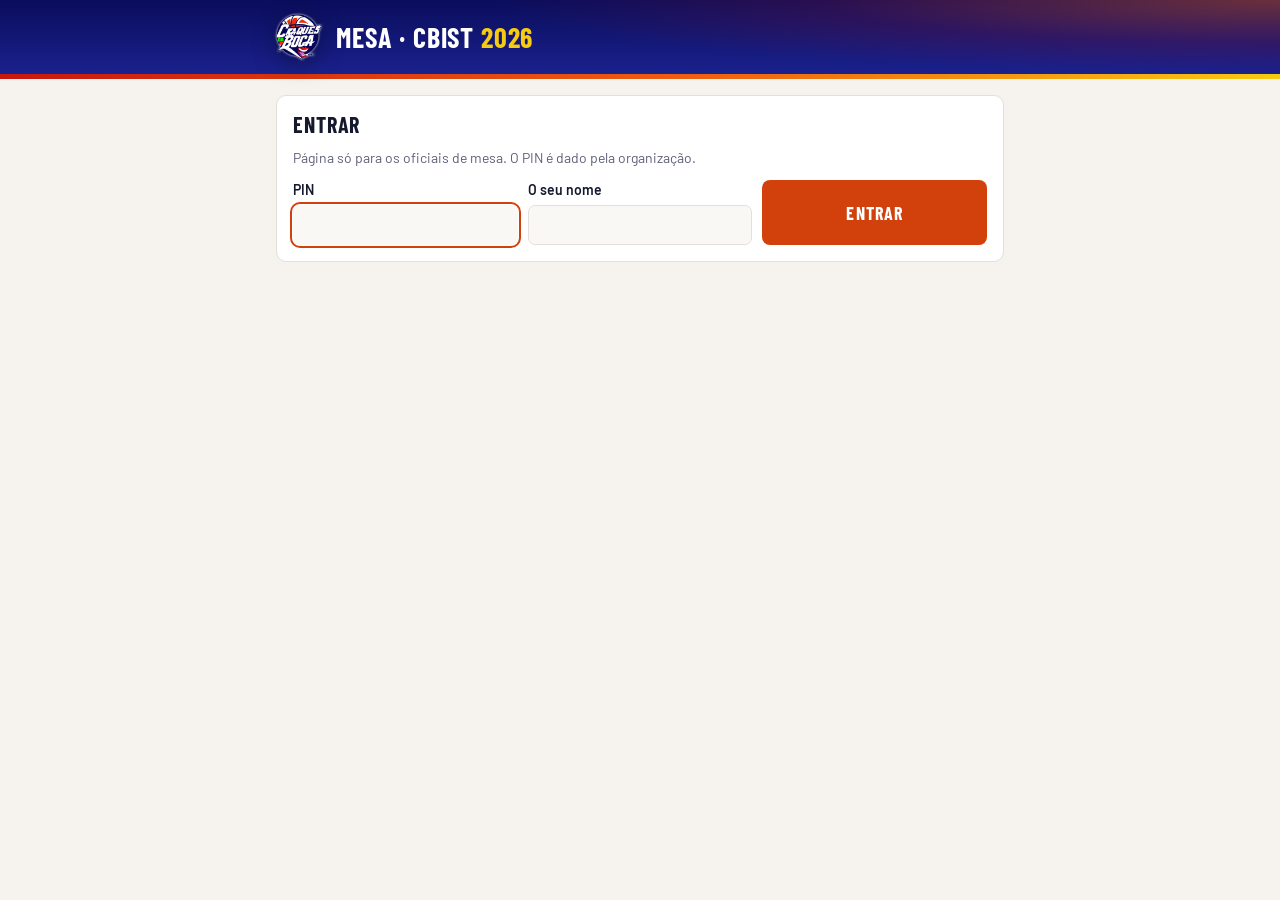
<file: mesa/index.html>
<!doctype html>
<html lang="pt">
<head>
<meta charset="utf-8">
<meta name="theme-color" content="#0A0D5C">
<link rel="icon" type="image/png" href="../logo.png">
<link rel="apple-touch-icon" href="../logo.png">
<meta name="viewport" content="width=device-width, initial-scale=1, viewport-fit=cover">
<meta name="robots" content="noindex">
<title>Mesa CBIST 2026</title>
<link rel="preconnect" href="https://fonts.googleapis.com">
<link rel="preconnect" href="https://fonts.gstatic.com" crossorigin>
<link rel="stylesheet" href="https://fonts.googleapis.com/css2?family=Barlow+Condensed:wght@500;600;700&family=Barlow:wght@400;500;600&display=swap">
<style>
/* Layout: phone-first score sheet — game list, then one game open with a period grid and per-player points. */
:root{
  --bg:#F6F3EF; --surface:#FFFFFF; --surface-2:#FAF8F5; --ink:#16182E; --muted:#5E6077; --line:#E3DFDA;
  --accent:#D2400B; --accent-ink:#B23A06; --accent-soft:#FFE7D9; --court:#0A0D5C; --court-ink:#FFFFFF;
  --ok:#1E7A46; --ok-soft:#E3F3E9; --warn:#9A5B00; --warn-soft:#FFF1D6; --bad:#C4283D; --bad-soft:#FBE3E6; --live:#D3213B;
  --font-display:"Barlow Condensed","Arial Narrow","Roboto Condensed",sans-serif;
  --font-body:"Barlow","Segoe UI",system-ui,-apple-system,sans-serif;
  --court-2:#1B2290; --gold:#F7CB10; --on-accent:#FFFFFF; --fire:linear-gradient(90deg,#C8170F 0%,#EF6010 55%,#F7CB10 100%);
  color-scheme:light;
}
@media (prefers-color-scheme: dark){ :root:not([data-theme="light"]){
  --bg:#0E1026; --surface:#171A38; --surface-2:#1D2144; --ink:#F2F1F6; --muted:#A3A6C2; --line:#2D3263;
  --accent:#FF7A2F; --accent-ink:#FF9F63; --accent-soft:#3B2016; --court:#0A0D4A; --court-ink:#FFFFFF;
  --ok:#4CC27F; --ok-soft:#173326; --warn:#E8A33A; --warn-soft:#3A2B12; --bad:#FF6B7D; --bad-soft:#3B1A20; --live:#FF4D63; --court-2:#151B70; --on-accent:#14163A; color-scheme:dark }}
:root[data-theme="dark"]{
  --bg:#0E1026; --surface:#171A38; --surface-2:#1D2144; --ink:#F2F1F6; --muted:#A3A6C2; --line:#2D3263;
  --accent:#FF7A2F; --accent-ink:#FF9F63; --accent-soft:#3B2016; --court:#0A0D4A; --court-ink:#FFFFFF;
  --ok:#4CC27F; --ok-soft:#173326; --warn:#E8A33A; --warn-soft:#3A2B12; --bad:#FF6B7D; --bad-soft:#3B1A20; --live:#FF4D63; --court-2:#151B70; --on-accent:#14163A; color-scheme:dark }
*{box-sizing:border-box}
[hidden]{display:none!important}
html,body{margin:0}
body{background:var(--bg);color:var(--ink);font:16px/1.45 var(--font-body)}
.wrap{max-width:760px;margin:0 auto;padding-inline:16px;padding-block:0 64px}
header{padding-top:env(safe-area-inset-top,0px)}
header .wrap{padding-block:14px;display:flex;justify-content:space-between;align-items:center;gap:10px;flex-wrap:wrap}
header h1{margin:0;font:700 28px/1 var(--font-display);letter-spacing:.03em}
header h1 span{color:var(--accent)}
header .who{font-size:14px;opacity:.9}
main{display:grid;gap:16px;margin-top:16px}
.card{background:var(--surface);border:1px solid var(--line);border-radius:10px;padding:16px;display:grid;gap:12px;min-width:0}
h2{margin:0;font:700 22px/1.1 var(--font-display);text-transform:uppercase;letter-spacing:.04em}
label.f{display:grid;gap:4px;font-size:14px;font-weight:600}
input,select,textarea{font:inherit;color:var(--ink);background:var(--surface-2);border:1px solid var(--line);border-radius:7px;padding:9px 10px;width:100%;min-width:0}
input:focus-visible,select:focus-visible,textarea:focus-visible{outline:2px solid var(--accent);outline-offset:1px;border-color:transparent}
.grid{display:grid;gap:10px;grid-template-columns:repeat(auto-fit,minmax(160px,1fr))}
button.btn{font:700 18px/1 var(--font-display);letter-spacing:.06em;text-transform:uppercase;border:0;border-radius:8px;padding:14px 18px;cursor:pointer;background:var(--accent);color:var(--on-accent)}
button.btn.dark{background:var(--ink);color:var(--bg)}
button.btn:disabled{opacity:.6;cursor:progress}
button.ghost{font:600 15px/1 var(--font-display);letter-spacing:.06em;text-transform:uppercase;border:1.5px solid var(--line);color:var(--ink);background:var(--surface);border-radius:8px;padding:10px 12px;cursor:pointer}
button:focus-visible{outline:3px solid var(--accent);outline-offset:2px}
.msg{border-radius:8px;padding:10px 12px;font-size:15px}
.msg.err{background:var(--bad-soft);border:1px solid var(--bad)}
.msg.ok{background:var(--ok-soft);border:1px solid var(--ok)}
.msg.warn{background:var(--warn-soft);border:1px solid var(--warn)}
.filters{display:flex;gap:8px;flex-wrap:wrap}
.filters select{width:auto}
.list{display:grid;gap:8px}
.it{all:unset;cursor:pointer;display:grid;grid-template-columns:62px 1fr auto;gap:10px;align-items:center;background:var(--surface);border:1px solid var(--line);border-radius:9px;padding:10px 12px}
.it:focus-visible{outline:2px solid var(--accent)}
.it .h{font:700 20px/1 var(--font-display);font-variant-numeric:tabular-nums}
.it .h small{display:block;font:500 12px/1.3 var(--font-body);color:var(--muted)}
.it .m{min-width:0} .it .m b{font-weight:600} .it .m small{color:var(--muted)}
.it .s{font:700 22px/1 var(--font-display);font-variant-numeric:tabular-nums;text-align:right}
.it .s small{display:block;font:600 11px/1.4 var(--font-display);letter-spacing:.07em;text-transform:uppercase;color:var(--muted)}
.it.live{border-color:var(--live)} .it.live .s small{color:var(--live)}
.score{overflow-x:auto}
table{border-collapse:collapse;width:100%;font-variant-numeric:tabular-nums}
th,td{padding:6px 4px;text-align:center}
th{font:600 13px/1 var(--font-display);letter-spacing:.07em;text-transform:uppercase;color:var(--muted)}
td.l,th.l{text-align:left}
.score input{width:44px;text-align:center;font:700 21px/1 var(--font-display);padding:8px 2px}
.score th,.score td{padding:6px 3px}
.score td.l{font-size:14px;font-weight:600;overflow-wrap:anywhere;min-width:70px}
.score .tot{font:700 30px/1.1 var(--font-display);font-variant-numeric:tabular-nums;color:var(--accent-ink)}
.actions.save{position:sticky;bottom:0;background:var(--bg);padding-block:10px calc(10px + env(safe-area-inset-bottom,0px));border-top:1px solid var(--line)}
.seg{display:flex;gap:6px;flex-wrap:wrap}
.seg label{display:flex;align-items:center;gap:6px;border:1px solid var(--line);border-radius:8px;padding:8px 12px;cursor:pointer;font-weight:600;background:var(--surface-2)}
.seg input{width:auto}
.seg label:has(input:checked){border-color:var(--accent);background:var(--accent-soft)}
.pts table input{width:58px;text-align:center;padding:7px 4px}
.pts td.l{font-size:15px}
.pts td.l small{color:var(--muted)}
.soma{font-size:14px} .soma.bad{color:var(--bad);font-weight:600} .soma.ok{color:var(--ok)}
.actions{display:flex;gap:10px;flex-wrap:wrap;align-items:center}
.muted{color:var(--muted);font-size:14px;margin:0}
/* Craques da Boca branding: badge navy masthead, fire strip from the 10th-edition posters, gold year. */
header.mast,header.top{background:radial-gradient(85% 130% at 100% 0%,rgba(239,96,16,.42) 0%,rgba(200,23,15,.16) 42%,transparent 72%),linear-gradient(180deg,var(--court) 0%,var(--court-2) 100%);color:var(--court-ink)}
header.mast::after,header.top::after{content:"";display:block;height:5px;background:var(--fire)}
.idn{display:flex;align-items:center;gap:14px;min-width:0}
.idn .tx{display:grid;gap:6px;min-width:0}
.logo{width:92px;height:92px;flex:none;object-fit:contain;filter:drop-shadow(0 0 1px rgba(255,255,255,.9)) drop-shadow(0 6px 12px rgba(0,0,0,.35))}
header.top .logo{width:46px;height:46px}
.mast h1 span,header.top h1 span{color:var(--gold)}
.brand b{color:var(--gold);font-weight:700}
.lang button[aria-pressed="true"]{background:var(--gold);color:#1B1F4B}
@media (max-width:420px){.logo{width:70px;height:70px}.brand{font-size:12.5px;letter-spacing:.1em}.chip{letter-spacing:.03em}}
</style>
</head>
<body>
<header class="top"><div class="wrap"><div class="idn"><img class="logo" src="../logo.png" alt="Craques da Boca" width="40" height="40" onerror="this.hidden=true"><h1>MESA · CBIST <span>2026</span></h1></div><span class="who" id="who"></span></div></header>
<div class="wrap"><main id="main"></main></div>
<script>
/* ========================= CONFIGURAÇÃO =========================
   API = URL /exec da Web App do Apps Script (o mesmo nas três páginas). */
const API = "https://script.google.com/macros/s/AKfycbxR28668y76usK0EXG9Xmalj7M1e0Ho_QBLB7WQ9PC4PDaFyDizS54uoEG7Qd5712j_/exec";   // Web App CBIST 2026 (implementação v1, 11/10/2026)
/* ================================================================ */
const LOCAL = /^(localhost|127\.0\.0\.1)$/.test(location.hostname);
const ENDPOINT = (LOCAL && new URLSearchParams(location.search).get("api")) || API;
const esc = s => String(s ?? "").replace(/[&<>"]/g, c => ({"&":"&amp;","<":"&lt;",">":"&gt;",'"':"&quot;"}[c]));
const ss = { get(k){ try { return sessionStorage.getItem(k) || ""; } catch(e){ return ""; } }, set(k,v){ try { sessionStorage.setItem(k,v); } catch(e){} } };
const ls = { get(k){ try { return localStorage.getItem(k) || ""; } catch(e){ return ""; } }, set(k,v){ try { localStorage.setItem(k,v); } catch(e){} } };
let PIN = ss.get("cbist-pin"), D = null, ABERTO = null, filtroDia = ss.get("cbist-dia"), filtroCat = "";
const Q = ["1.º","2.º","3.º","4.º","Prol."];
const main = document.getElementById("main");

async function api(corpo){
  if (!ENDPOINT) throw new Error("Esta página ainda não está ligada ao sistema (falta o URL no ficheiro).");
  const r = await fetch(ENDPOINT, {method:"POST", headers:{"Content-Type":"text/plain;charset=utf-8"}, body:JSON.stringify(corpo)});
  const j = await r.json().catch(() => ({ok:false, erro:"HTTP " + r.status}));
  if (!j.ok) throw new Error(j.erro || "Erro desconhecido");
  return j;
}

/* ---------- entrar ---------- */
function vEntrar(erro){
  main.innerHTML = `<section class="card"><h2>Entrar</h2>
    <p class="muted">Página só para os oficiais de mesa. O PIN é dado pela organização.</p>
    ${erro ? `<div class="msg err">${esc(erro)}</div>` : ""}
    <form id="fpin" class="grid">
      <label class="f">PIN<input id="pin" inputmode="numeric" autocomplete="one-time-code" maxlength="6" required></label>
      <label class="f">O seu nome<input id="nome" autocomplete="name" maxlength="40" value="${esc(ls.get("cbist-mesa-nome"))}" required></label>
      <button class="btn" id="entrar">Entrar</button>
    </form></section>`;
  document.getElementById("fpin").onsubmit = async ev => { ev.preventDefault();
    const b = document.getElementById("entrar"); b.disabled = true; b.textContent = "A verificar…";
    PIN = document.getElementById("pin").value.trim(); ls.set("cbist-mesa-nome", document.getElementById("nome").value.trim());
    try { await recarregar(); ss.set("cbist-pin", PIN); vLista(); } catch(e) { PIN = ""; vEntrar(e.message); } };
  document.getElementById("pin").focus();
}
async function recarregar(){ D = await api({acao:"mesa", pin:PIN}); document.getElementById("who").textContent = ls.get("cbist-mesa-nome"); }

/* ---------- lista de jogos ---------- */
const nomeCat = c => (D.categorias[c] && D.categorias[c].curto) || c;
function vLista(aviso){
  const dias = [...new Set(D.jogos.map(g => g.data || ""))].sort();
  if (filtroDia && !dias.includes(filtroDia)) filtroDia = "";
  const hoje = new Date().toISOString().slice(0,10);
  if (!filtroDia && dias.includes(hoje)) filtroDia = hoje;
  const l = D.jogos.filter(g => (!filtroDia || (g.data||"") === filtroDia) && (!filtroCat || g.cat === filtroCat))
    .sort((a,b) => (a.data||"9").localeCompare(b.data||"9") || (a.hora||"99").localeCompare(b.hora||"99") || a.id.localeCompare(b.id));
  main.innerHTML = `${aviso ? `<div class="msg ok">${esc(aviso)}</div>` : ""}
    <section class="card"><h2>Jogos</h2>
      <div class="filters">
        <select id="fdia" aria-label="Dia"><option value="">Todos os dias</option>${dias.map(d => `<option value="${d}" ${d===filtroDia?"selected":""}>${d || "Sem data"}</option>`).join("")}</select>
        <select id="fcat" aria-label="Categoria"><option value="">Todas as categorias</option>${Object.keys(D.categorias).map(c => `<option value="${c}" ${c===filtroCat?"selected":""}>${esc(nomeCat(c))}</option>`).join("")}</select>
        <button class="ghost" id="act" type="button">Actualizar</button>
      </div>
      <div class="list">${l.length ? l.map(g => `<button type="button" class="it ${g.estado === "Ao vivo" ? "live" : ""}" data-id="${esc(g.id)}">
        <span class="h">${esc(g.hora || "—")}<small>${esc(g.id)}${g.campo ? " · " + esc(g.campo) : ""}</small></span>
        <span class="m"><b>${esc(g.casaNome)}</b> × <b>${esc(g.foraNome)}</b><br><small>${esc(nomeCat(g.cat))}${g.grupo ? " · Grupo " + esc(g.grupo) : ""}${g.fase && g.fase !== "Grupos" ? " · " + esc(g.fase) : ""}</small></span>
        <span class="s">${g.tc !== "" ? `${g.tc}–${g.tf}` : ""}<small>${esc(g.estado)}</small></span></button>`).join("") : `<p class="muted">Sem jogos para este filtro.</p>`}</div>
      <p class="muted"><button class="ghost" type="button" id="sair">Sair</button></p>
    </section>`;
  document.getElementById("fdia").onchange = e => { filtroDia = e.target.value; ss.set("cbist-dia", filtroDia); vLista(); };
  document.getElementById("fcat").onchange = e => { filtroCat = e.target.value; vLista(); };
  document.getElementById("act").onclick = async () => { try { await recarregar(); vLista("Lista actualizada."); } catch(e) { vLista(); } };
  document.getElementById("sair").onclick = () => { PIN = ""; ss.set("cbist-pin", ""); vEntrar(); };
  main.querySelectorAll(".it").forEach(b => b.onclick = () => vJogo(b.dataset.id));
}

/* ---------- um jogo ---------- */
function vJogo(id, msg){
  const g = D.jogos.find(x => x.id === id); if (!g) return vLista();
  ABERTO = id;
  const ant = {}; (D.pontos[id] || []).forEach(p => ant[p.insc + "|" + p.cam] = p);
  const plantel = k => (D.plantel[k] || []).slice().sort((a,b) => (+a.cam || 0) - (+b.cam || 0));
  const lado = (k, nome) => `<div class="pts"><h2 style="font-size:19px">${esc(nome)}</h2>
    <table><thead><tr><th class="l">Atleta</th><th>Pts</th><th>Triplos</th><th>Faltas</th></tr></thead><tbody>
    ${plantel(k).map(a => { const p = ant[k + "|" + a.cam] || {}; const v = x => (x === undefined || x === "" ? "" : x);
      return `<tr data-insc="${esc(k)}" data-cam="${esc(a.cam)}" data-nome="${esc(a.nome)}"><td class="l"><b>#${esc(a.cam)}</b> ${esc(a.nome)}</td>
      <td><input inputmode="numeric" maxlength="2" data-k="pts" value="${v(p.pts)}" aria-label="Pontos ${esc(a.nome)}"></td>
      <td><input inputmode="numeric" maxlength="2" data-k="tl3" value="${v(p.tl3)}" aria-label="Triplos ${esc(a.nome)}"></td>
      <td><input inputmode="numeric" maxlength="1" data-k="faltas" value="${v(p.faltas)}" aria-label="Faltas ${esc(a.nome)}"></td></tr>`; }).join("") || `<tr><td class="l muted" colspan="4">Sem plantel na folha Atletas.</td></tr>`}
    </tbody></table><p class="soma" id="soma-${esc(k)}"></p></div>`;
  const q = (arr, i) => (arr && arr[i] !== undefined && arr[i] !== "") ? arr[i] : "";
  main.innerHTML = `${msg ? `<div class="msg ${msg[0]}">${esc(msg[1])}</div>` : ""}
    <section class="card">
      <div class="actions"><button class="ghost" type="button" id="voltar">← Jogos</button><span class="muted">${esc(g.id)} · ${esc(nomeCat(g.cat))} · ${esc(g.data || "")} ${esc(g.hora || "")}${g.campo ? " · Campo " + esc(g.campo) : ""}</span></div>
      <h2>${esc(g.casaNome)} × ${esc(g.foraNome)}</h2>
      <div class="score"><table><thead><tr><th class="l">Equipa</th>${Q.map(x => `<th>${x}</th>`).join("")}</tr></thead><tbody>
        <tr data-lado="casa"><td class="l">${esc(g.casaNome)}<div class="tot" id="tc">0</div></td>${Q.map((x,i) => `<td><input inputmode="numeric" maxlength="2" id="c${i}" value="${q(g.pc,i)}" aria-label="${esc(g.casaNome)} ${x}"></td>`).join("")}</tr>
        <tr data-lado="fora"><td class="l">${esc(g.foraNome)}<div class="tot" id="tf">0</div></td>${Q.map((x,i) => `<td><input inputmode="numeric" maxlength="2" id="f${i}" value="${q(g.pf,i)}" aria-label="${esc(g.foraNome)} ${x}"></td>`).join("")}</tr>
      </tbody></table></div>
      <div class="seg" role="radiogroup" aria-label="Estado">
        ${["Agendado","Ao vivo","Final","Adiado","Cancelado"].map(e => `<label><input type="radio" name="estado" value="${e}" ${e === (g.estado === "Agendado" ? "Ao vivo" : g.estado) ? "checked" : ""}> ${e}</label>`).join("")}
      </div>
      <label class="f">Notas (aparecem na página pública)<input id="notas" maxlength="120" value="${esc(/^Ronda \d+$/.test(g.notas||"") ? "" : (g.notas || ""))}"></label>
    </section>
    <section class="card"><p class="muted">Pontos por atleta: facultativo durante o jogo, pedido no fim. Escreva só quem marcou.</p>
      ${lado(g.casa, g.casaNome)}${lado(g.fora, g.foraNome)}</section>
    <div id="av"></div>
    <div class="actions save"><button class="btn" id="gravar" type="button">Guardar</button><span class="muted" id="st"></span></div>`;
  const totais = () => { let a = 0, b = 0; for (let i = 0; i < 5; i++){ a += +document.getElementById("c"+i).value || 0; b += +document.getElementById("f"+i).value || 0; }
    document.getElementById("tc").textContent = a; document.getElementById("tf").textContent = b;
    [[g.casa,a],[g.fora,b]].forEach(([k,tot]) => { const el = document.getElementById("soma-" + k); if (!el) return;
      const s = [...main.querySelectorAll(`tr[data-insc="${CSS.escape(k)}"] input[data-k="pts"]`)].reduce((x,i) => x + (+i.value || 0), 0);
      el.textContent = s ? `Soma dos atletas: ${s} · total da equipa: ${tot}` : ""; el.className = "soma " + (s && s !== tot ? "bad" : (s ? "ok" : "")); });
    return [a,b]; };
  main.querySelectorAll("input").forEach(i => i.addEventListener("input", () => { if (i.inputMode === "numeric") i.value = i.value.replace(/\D/g, ""); totais(); confirmado = ""; }));
  totais();
  document.getElementById("voltar").onclick = () => vLista();
  let confirmado = "";
  document.getElementById("gravar").onclick = async () => {
    const [a,b] = totais(), estado = main.querySelector('input[name="estado"]:checked').value, av = document.getElementById("av");
    const pontos = [...main.querySelectorAll("tr[data-insc]")].map(tr => ({inscricao:tr.dataset.insc, camisola:tr.dataset.cam, nome:tr.dataset.nome,
      pts:tr.querySelector('[data-k="pts"]').value, tl3:tr.querySelector('[data-k="tl3"]').value, faltas:tr.querySelector('[data-k="faltas"]').value}));
    const somas = [g.casa,g.fora].map(k => pontos.filter(p => p.inscricao === k).reduce((x,p) => x + (+p.pts || 0), 0));
    const avisos = [];
    if (estado === "Final" && a === b) { av.innerHTML = `<div class="msg err">Um jogo não pode acabar empatado: registe o prolongamento.</div>`; return; }
    if (estado === "Final" && (somas[0] !== a || somas[1] !== b)) avisos.push(`Os pontos por atleta (${somas[0]} e ${somas[1]}) não batem com os totais (${a} e ${b}).`);
    if (estado === "Final" && !main.querySelector("#c3").value) avisos.push("O 4.º período está vazio.");
    const assin = avisos.join("|");
    if (avisos.length && confirmado !== assin) { confirmado = assin; av.innerHTML = `<div class="msg warn">${avisos.map(esc).join("<br>")}<br><b>Carregue outra vez em Guardar para gravar assim.</b></div>`; return; }
    const btn = document.getElementById("gravar"); btn.disabled = true; btn.textContent = "A gravar…";
    try {
      const out = await api({acao:"resultado", pin:PIN, jogo:g.id, estado, por:ls.get("cbist-mesa-nome"), notas:document.getElementById("notas").value,
        parciais:{casa:Q.map((x,i) => document.getElementById("c"+i).value), fora:Q.map((x,i) => document.getElementById("f"+i).value)}, pontos});
      await recarregar();
      const h = new Date().toLocaleTimeString("pt-PT", {hour:"2-digit", minute:"2-digit"});
      vJogo(g.id, ["ok", `Gravado às ${h}: ${g.casaNome} ${out.casa} – ${out.fora} ${g.foraNome} (${out.estado}). A página pública mostra-o em menos de 30 s.`]);
    } catch(e) {
      btn.disabled = false; btn.textContent = "Guardar";
      av.innerHTML = `<div class="msg err">Não gravado: ${esc(e.message)}. Os números continuam no ecrã — tente de novo.</div>`;
      if (/PIN/.test(e.message)) { PIN = ""; ss.set("cbist-pin", ""); }
    }
  };
}

(async () => {
  if (!ENDPOINT) { main.innerHTML = `<div class="msg warn">Esta página ainda não está ligada ao sistema: falta colar o URL /exec no ficheiro.</div>`; return; }
  if (PIN) { try { await recarregar(); return vLista(); } catch(e) { PIN = ""; } }
  vEntrar();
})();
</script>
</body>
</html>
</file>
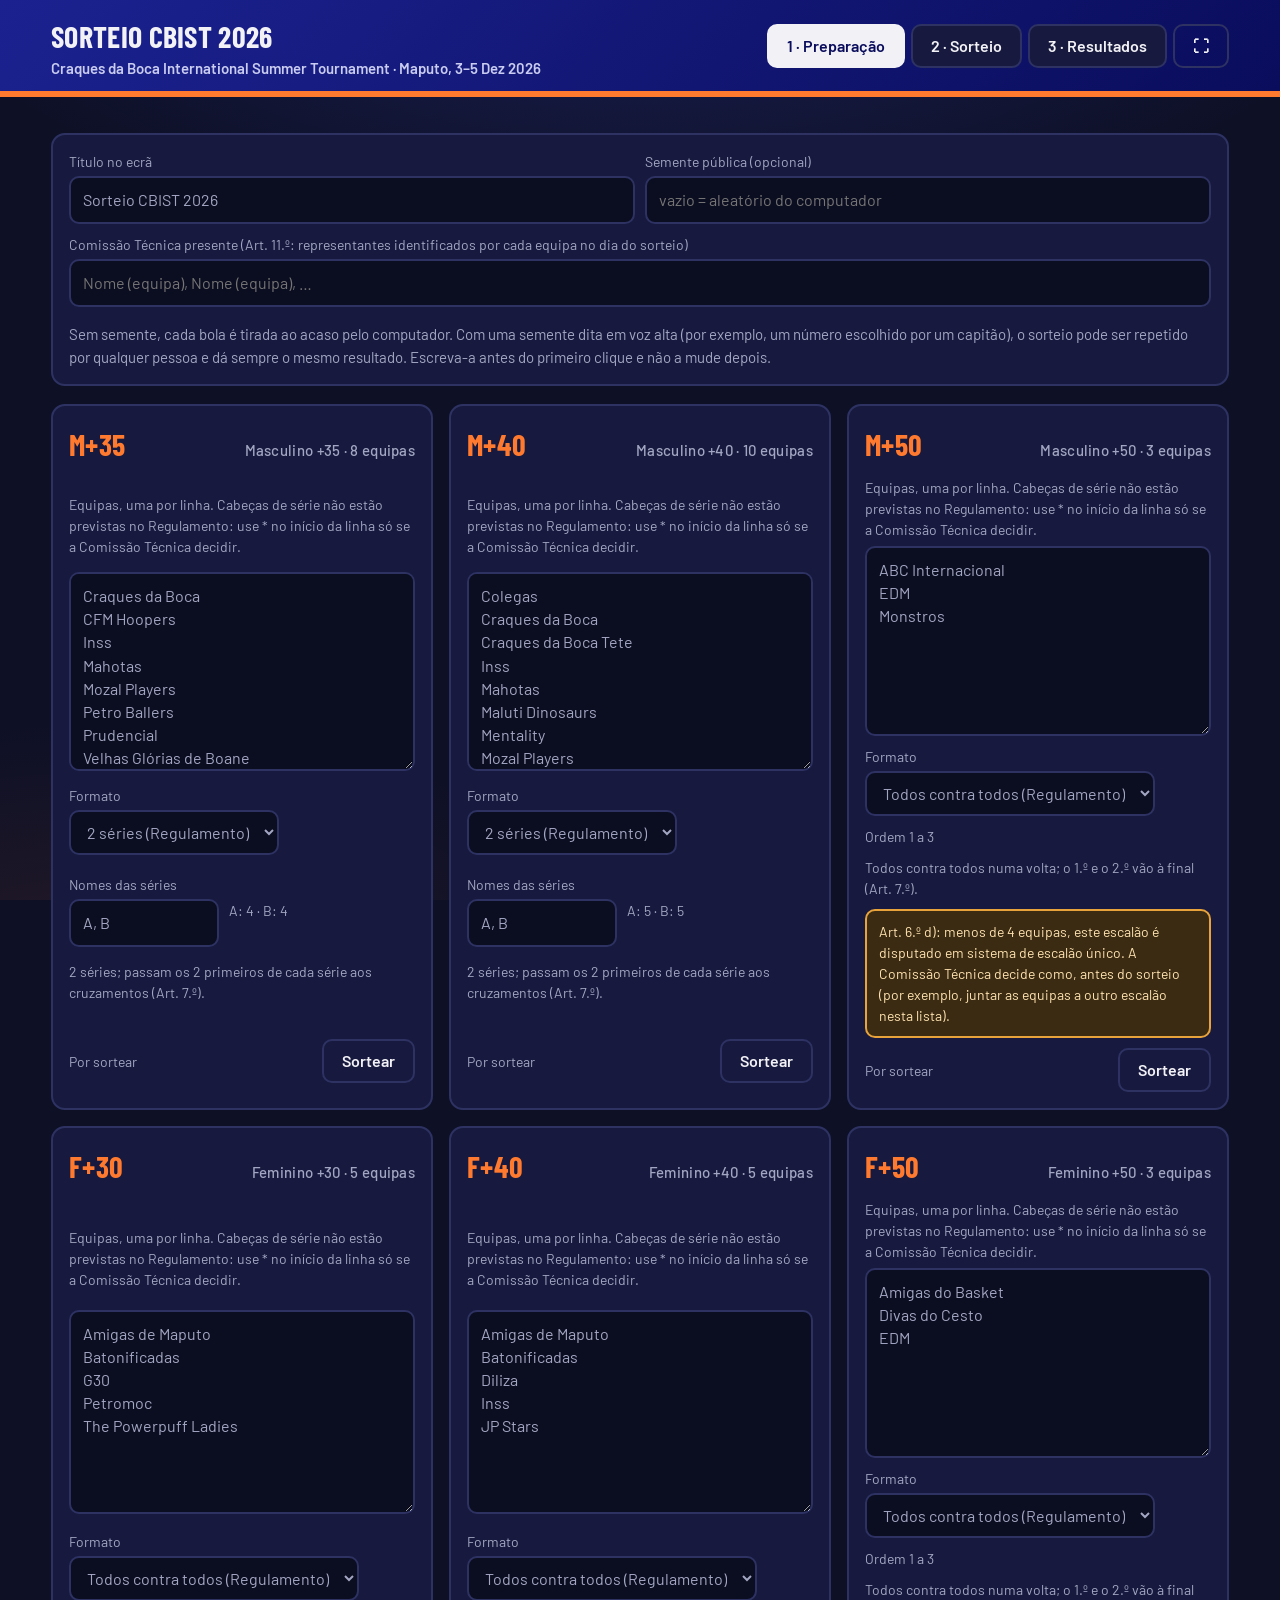
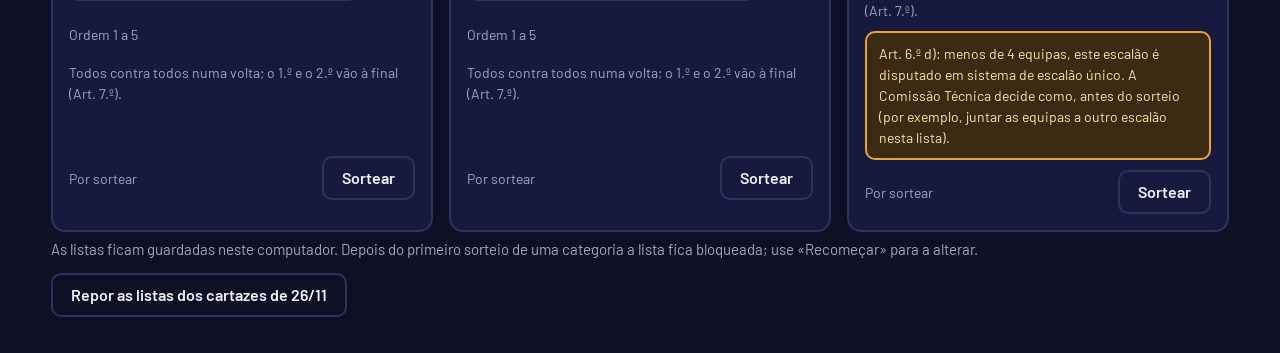
<file: sorteio/index.html>
<!DOCTYPE html>
<html lang="pt">
<head>
<meta charset="utf-8">
<meta name="viewport" content="width=device-width, initial-scale=1">
<title>Sorteio CBIST 2026</title>
<link rel="preconnect" href="https://fonts.googleapis.com">
<link rel="preconnect" href="https://fonts.gstatic.com" crossorigin>
<link href="https://fonts.googleapis.com/css2?family=Barlow+Condensed:wght@700;800&family=Barlow:wght@400;600&display=swap" rel="stylesheet">
<style>

/* VOICE: a public ceremony on a projector — loud, clear, fair to watch.
   IDEA: the draw table — a pot of balls, one ball pulled at a time, names landing in group boards.
   PICTURE: the stage itself: the drawn name very large, the group boards filling up beneath it.
   COLOUR and TYPE: CBIST court navy ground, orange ball, gold for seeds; Barlow Condensed for names.
   LAYOUT: setup screen (lists, format) -> stage (one category at a time) -> results (all categories, copy). */
:root{color-scheme:dark;--bg:#0E1026;--court:#1B2290;--deep:#0A0D5C;--panel:#171A3E;--line:#2D3263;--ink:#F2F1F6;--muted:#A3A6C2;--ball:#FF7A2F;--ball2:#D2400B;--gold:#F7CB10;--ok:#4CC27F}
:root[data-theme=light],:root[data-theme=dark]{color-scheme:dark}
*{box-sizing:border-box;min-width:0}
body{margin:0;background:radial-gradient(1200px 520px at 50% -8%,rgba(70,90,255,.22),transparent 62%),radial-gradient(900px 420px at 8% 108%,rgba(255,122,47,.09),transparent 60%),var(--bg);background-attachment:fixed;color:var(--ink);font:16px/1.5 Barlow,"Segoe UI",system-ui,sans-serif;overflow-x:clip}
h1,h2,h3,.cond{font-family:"Barlow Condensed","Arial Narrow","Roboto Condensed",sans-serif;letter-spacing:.01em}
button,input,select,textarea{font:inherit;color:inherit}
button{min-height:44px;padding:0 18px;border-radius:10px;border:2px solid var(--line);background:var(--panel);cursor:pointer;font-weight:600}
button:hover{border-color:var(--muted)}button:focus-visible,input:focus-visible,select:focus-visible,textarea:focus-visible{outline:3px solid var(--gold);outline-offset:2px}
button.go{background:var(--ball);border-color:var(--ball);color:#1a0b03;font:800 22px/1 "Barlow Condensed",sans-serif;text-transform:uppercase;letter-spacing:.04em;padding:0 30px;min-height:58px}
button.go:disabled{background:var(--line);border-color:var(--line);color:var(--muted);cursor:default}
button.ghost{background:transparent}
input,select,textarea{background:#0B0D20;border:2px solid var(--line);border-radius:10px;padding:10px 12px;min-height:44px;font-size:16px}
header.top{display:flex;align-items:center;gap:16px;flex-wrap:wrap;padding:14px max(4vw,16px);background:linear-gradient(135deg,var(--court),var(--deep));border-bottom:6px solid var(--ball)}
header.top h1{margin:0;font-size:30px;text-transform:uppercase;flex:1}
header.top h1 small{display:block;font:600 15px/1.2 Barlow,sans-serif;color:#C9CCF0;text-transform:none;letter-spacing:0}
nav.tabs{display:flex;gap:6px;flex-wrap:wrap}nav.tabs button[aria-current=true]{background:var(--ink);color:var(--deep);border-color:var(--ink)}
main{padding:clamp(16px,3vw,36px) max(4vw,16px);max-width:1500px;margin:0 auto}
.hint{color:var(--muted);font-size:15px;margin:6px 0 0}
/* setup */
.grid{display:grid;grid-template-columns:repeat(auto-fill,minmax(min(100%,330px),1fr));gap:16px}
.cat{background:var(--panel);border:2px solid var(--line);border-radius:14px;padding:16px;display:grid;gap:10px}
.cat h3{margin:0;font-size:30px;color:var(--ball);display:flex;justify-content:space-between;align-items:baseline}
.cat h3 span{font:500 15px Barlow,sans-serif;color:var(--muted)}
.cat textarea{min-height:190px;resize:vertical;line-height:1.45}
.row{display:flex;gap:10px;flex-wrap:wrap;align-items:center}.row label{display:grid;gap:4px;font-size:14px;color:var(--muted)}
.state{font-size:14px;color:var(--muted)}.warn{margin:0;padding:10px 12px;border-radius:10px;background:#3A2B12;border:2px solid #E8A33A;color:#FFE2B0;font-size:14px}label.state{display:grid;gap:6px}.state b{color:var(--ok)}
.global{background:var(--panel);border:2px solid var(--line);border-radius:14px;padding:16px;margin-bottom:18px;display:grid;gap:10px}
/* stage */
.stage{display:grid;gap:16px}
.bar{display:flex;gap:10px;flex-wrap:wrap;align-items:center}
.bar button[aria-pressed=true]{border-color:var(--gold);color:var(--gold)}.bar h2{margin:0;font-size:clamp(34px,4vw,54px);text-transform:uppercase;flex:1;line-height:1}
.bar h2 small{display:block;font:600 16px Barlow,sans-serif;color:var(--muted);text-transform:none;margin-top:4px}
.show{display:grid;grid-template-columns:var(--ms) minmax(0,1fr) minmax(250px,320px);gap:18px;align-items:stretch;--ms:clamp(260px,41vh,460px)}
.machine{position:relative;width:var(--ms);height:var(--ms);justify-self:center}
.machine canvas{width:100%;height:100%;display:block}
.machine .cnt{position:absolute;left:50%;bottom:1.5%;translate:-50% 0;font:700 13px/1 "Barlow Condensed",sans-serif;letter-spacing:.14em;text-transform:uppercase;color:#1a1305;background:linear-gradient(180deg,#FFE680,#C99A06);padding:4px 10px;border-radius:4px;box-shadow:inset 0 1px 0 rgba(255,255,255,.6),0 2px 6px rgba(0,0,0,.5);white-space:nowrap}
.ballbox{position:relative;border-radius:18px;background:linear-gradient(180deg,#1C2290 0%,#0E1158 55%,#090B3A 100%);border:1px solid #3a41a8;box-shadow:0 18px 40px rgba(0,0,0,.45),inset 0 1px 0 rgba(255,255,255,.12);display:grid;grid-template-columns:auto minmax(0,1fr);align-items:center;gap:clamp(14px,2vw,30px);padding:24px clamp(18px,2.4vw,36px);overflow:hidden;min-height:230px;container-type:inline-size}
.ballbox:before{content:"";position:absolute;left:0;right:0;top:0;height:4px;background:linear-gradient(90deg,var(--ball2),var(--ball) 40%,var(--gold))}
.ballbox:after{content:"";position:absolute;width:560px;height:560px;border-radius:50%;border:2px solid rgba(255,255,255,.05);right:-300px;bottom:-330px;pointer-events:none}
.rb{position:relative;width:clamp(92px,11vw,156px);width:clamp(92px,24cqw,210px);aspect-ratio:1;transition:opacity .25s}
.rb img{width:100%;height:100%;display:block;filter:drop-shadow(0 14px 12px rgba(0,0,0,.55))}
.rb .num{position:absolute;right:-5%;bottom:-3%;width:36%;aspect-ratio:1;border-radius:50%;display:grid;place-items:center;background:linear-gradient(180deg,#FFE680,#C99A06);color:#1a1305;font:800 clamp(17px,2vw,27px)/1 "Barlow Condensed",sans-serif;box-shadow:inset 0 1px 0 rgba(255,255,255,.6),0 3px 8px rgba(0,0,0,.5)}
.rb .ring{position:absolute;inset:0;border-radius:50%;border:5px solid var(--ball);opacity:0;pointer-events:none}
.ballbox.vazio .rb{opacity:.25}.ballbox.vazio .num{display:none}
.ballbox.spin .rb{opacity:0}
.ballbox .lbl{font:700 17px/1 "Barlow Condensed",sans-serif;letter-spacing:.14em;text-transform:uppercase;color:var(--gold)}
.ballbox .name{font:800 clamp(34px,4.7vw,86px)/.95 "Barlow Condensed",sans-serif;font-size:clamp(34px,9.4cqw,96px);text-transform:uppercase;margin:10px 0 12px;text-wrap:balance;overflow-wrap:anywhere}
.ballbox .dest{display:inline-block;font:700 clamp(19px,2.1vw,30px)/1 "Barlow Condensed",sans-serif;color:#1a0b03;background:linear-gradient(180deg,#FF9A5A,var(--ball));text-transform:uppercase;padding:7px 14px;border-radius:6px;box-shadow:0 4px 10px rgba(0,0,0,.35)}
.ballbox .dest:empty{display:none}
.ballbox.spin .name{color:#9aa0e0;animation:pulsa 1s ease-in-out infinite}
@keyframes pulsa{50%{opacity:.4}}
.ballbox.landed .rb{animation:cai .7s cubic-bezier(.3,1.45,.5,1)}
@keyframes cai{0%{transform:translateY(-190%) rotate(-220deg);opacity:0}50%{opacity:1}100%{transform:none;opacity:1}}
.ballbox.landed .name{animation:entra .5s .2s both cubic-bezier(.2,.9,.3,1)}
.ballbox.landed .dest{animation:entra .5s .36s both cubic-bezier(.2,.9,.3,1)}
@keyframes entra{from{transform:translateX(46px);opacity:0}to{transform:none;opacity:1}}
.ballbox.landed .rb .ring{animation:ring .8s .4s ease-out}
.pot{background:linear-gradient(180deg,rgba(27,31,84,.92),rgba(16,18,54,.92));border:1px solid #2f357a;border-radius:18px;padding:16px;display:grid;gap:12px;align-content:start;box-shadow:0 18px 40px rgba(0,0,0,.35)}
.pot .row{display:grid;grid-template-columns:1fr auto;gap:8px}.pot .row #prox{grid-column:1/-1}.pot button.go{padding:0 14px;min-height:54px}.pot button.ghost{padding:0 12px;font-size:14px;min-height:54px}.pot .balls{gap:6px}.pot .chip{font-size:15px;padding:5px 10px}.pot .hint{margin:0;font-size:12.5px}
.pot h3{margin:0;font-size:22px;text-transform:uppercase;display:flex;justify-content:space-between;letter-spacing:.04em}.pot h3 span{color:var(--gold)}
@keyframes ring{0%{transform:scale(.6);opacity:.9}100%{transform:scale(2.6);opacity:0}}
.board li.new{animation:drop .6s cubic-bezier(.2,1.4,.4,1)}
@keyframes drop{0%{transform:translateY(-26px) scale(1.06);box-shadow:0 0 0 0 rgba(255,122,47,.9)}100%{transform:none;box-shadow:0 0 0 14px rgba(255,122,47,0)}}
.board li.edit{cursor:pointer;border-style:solid;border-color:var(--line)}.board li.edit:hover{border-color:var(--muted)}
.board li.sel{border-color:var(--gold)!important;background:#3a3008!important}
.board li i.ed{color:#8fd3ff}
.confetti{position:fixed;inset:0;pointer-events:none;overflow:hidden;z-index:50}
.confetti span{position:absolute;top:-20px;width:10px;height:16px;border-radius:2px;animation:fall linear forwards}
@keyframes fall{to{transform:translateY(110vh) rotate(720deg)}}
@media (prefers-reduced-motion:reduce){.board li.new,.ballbox.landed .rb,.ballbox.landed .name,.ballbox.landed .dest,.ballbox.landed .rb .ring,.ballbox.spin .name{animation:none!important}}
.balls{display:flex;flex-wrap:wrap;gap:8px}
.chip{padding:6px 12px;border-radius:999px;background:#0B0D20;border:2px solid var(--line);font:700 19px/1 "Barlow Condensed",sans-serif;text-transform:uppercase}
.chip.seed{border-color:var(--gold);color:var(--gold)}.chip.hot{background:var(--ball);border-color:var(--ball);color:#1a0b03}
.boards{display:grid;grid-template-columns:repeat(auto-fit,minmax(min(100%,260px),1fr));gap:18px}
.board{background:linear-gradient(180deg,rgba(27,31,84,.92),rgba(16,18,54,.92));border:1px solid #2f357a;border-radius:16px;overflow:hidden;box-shadow:0 14px 30px rgba(0,0,0,.3)}
.board h4{margin:0;padding:9px 16px;background:linear-gradient(90deg,#1B2290,#2a33c0);border-bottom:3px solid var(--ball);font:800 26px/1 "Barlow Condensed",sans-serif;text-transform:uppercase;letter-spacing:.03em;display:flex;justify-content:space-between;align-items:baseline}.board h4 span{font:600 15px Barlow,sans-serif;color:#C9CCF0;letter-spacing:0}
.board ol{list-style:none;margin:0;padding:8px 10px 12px;display:grid;gap:6px}
.board li{display:grid;grid-template-columns:42px 1fr;align-items:center;min-height:42px;border-radius:8px;border:1px dashed #3a4090;font:700 26px/1.05 "Barlow Condensed",sans-serif;text-transform:uppercase}
.board li b{width:28px;height:28px;border-radius:50%;display:grid;place-items:center;margin:auto;background:#0B0D20;border:1px solid #343a80;font-size:17px;color:var(--muted)}.board li.full b{background:var(--ball);border-color:var(--ball);color:#1a0b03}
.board li.full{border-style:solid;border-color:transparent;background:linear-gradient(90deg,#0B0D20,#12153d)}
.board li.new{border-color:var(--ball);background:#2a1608}
.board li i{font:italic 500 13px Barlow,sans-serif;color:var(--gold);text-transform:none;margin-left:8px}
.foot{display:flex;gap:10px;flex-wrap:wrap;justify-content:space-between;color:var(--muted);font-size:14px}
kbd{border:1px solid var(--line);border-radius:5px;padding:1px 6px;font-size:13px}
/* full screen: the stage gets the whole projector */
:root:fullscreen header.top,:root:fullscreen .foot{display:none}:root:fullscreen main{padding-top:12px;padding-bottom:8px;max-width:1840px}
/* results */
.res{display:grid;grid-template-columns:repeat(auto-fill,minmax(min(100%,320px),1fr));gap:16px}
.res .cat ol{margin:0;padding-left:0;list-style:none;display:grid;gap:4px}.res .cat h4{margin:6px 0 2px;color:var(--gold);font:700 20px "Barlow Condensed",sans-serif;text-transform:uppercase}
.res .cat li{font:600 20px/1.2 "Barlow Condensed",sans-serif;text-transform:uppercase}.res .cat li span{color:var(--muted);display:inline-block;width:28px}
pre.log{background:#0B0D20;border:2px solid var(--line);border-radius:12px;padding:12px;white-space:pre-wrap;font-size:14px;max-height:260px;overflow:auto}
dialog{background:var(--panel);color:var(--ink);border:2px solid var(--line);border-radius:16px;max-width:480px;padding:22px}dialog::backdrop{background:rgba(0,0,0,.6)}
dialog h3{margin:0 0 8px;font-size:26px}dialog .row{justify-content:flex-end;margin-top:16px}
.toast{position:fixed;bottom:18px;left:50%;translate:-50% 0;background:var(--ok);color:#06210f;padding:10px 18px;border-radius:10px;font-weight:600;opacity:0;transition:opacity .2s;pointer-events:none}.toast.on{opacity:1}
@media(max-width:960px){.show{grid-template-columns:var(--ms) minmax(0,1fr)}.pot{grid-column:1/-1}}
@media(max-width:640px){.show{grid-template-columns:1fr}.ballbox{min-height:0}}
@media print{body{background:#fff;color:#000}header.top,nav,.noprint{display:none!important}.cat{border-color:#999;background:#fff;break-inside:avoid}.res .cat li span{color:#555}}
</style>
</head>
<body>
<header class="top">
  <h1 id="tit">Sorteio CBIST 2026<small id="subt">Craques da Boca International Summer Tournament · Maputo, 3–5 Dez 2026</small></h1>
  <nav class="tabs noprint" aria-label="Ecrãs">
    <button data-v="prep">1 · Preparação</button><button data-v="palco">2 · Sorteio</button><button data-v="res">3 · Resultados</button>
    <button id="fs" class="ghost" title="Ecrã inteiro (F)">⛶</button>
  </nav>
</header>
<main id="app"></main>
<dialog id="dlg"><h3 id="dlgT"></h3><p id="dlgP"></p><div class="row"><button id="dlgNo" class="ghost">Cancelar</button><button id="dlgYes" class="go">Sim</button></div></dialog>
<div class="toast" id="toast"></div>
<script>
{
const KEY = "cbist-sorteio-v1";
const LETRAS = "ABCDEFGH";
const DEF = {
  titulo: "Sorteio CBIST 2026", semente: "", comissao: "",
  cats: [
    {cod:"M35", nome:"Masculino +35", grupos:2, equipas:["Craques da Boca","CFM Hoopers","Inss","Mahotas","Mozal Players","Petro Ballers","Prudencial","Velhas Glórias de Boane"]},
    {cod:"M40", nome:"Masculino +40", grupos:2, equipas:["Colegas","Craques da Boca","Craques da Boca Tete","Inss","Mahotas","Maluti Dinosaurs","Mentality","Mozal Players","Petromoc","Young Legends"]},
    {cod:"M50", nome:"Masculino +50", grupos:1, equipas:["ABC Internacional","EDM","Monstros"]},
    {cod:"F30", nome:"Feminino +30", grupos:1, equipas:["Amigas de Maputo","Batonificadas","G30","Petromoc","The Powerpuff Ladies"]},
    {cod:"F40", nome:"Feminino +40", grupos:1, equipas:["Amigas de Maputo","Batonificadas","Diliza","Inss","JP Stars"]},
    {cod:"F50", nome:"Feminino +50", grupos:1, equipas:["Amigas do Basket","Divas do Cesto","EDM"]}
  ]
};
let S;
try { S = JSON.parse(localStorage.getItem(KEY)); } catch (e) {}
if (!S || !S.cats) S = JSON.parse(JSON.stringify(DEF));
S.cats.forEach(c => { c.res = c.res || []; c.cab = c.cab || []; }); S.anul = S.anul || [];
S.view = S.view || "prep"; S.atual = S.atual || 0; S.comissao = S.comissao || ""; if (S.som === undefined) S.som = true;
const guardar = () => { try { localStorage.setItem(KEY, JSON.stringify(S)); } catch (e) {} };
const esc = s => String(s).replace(/[&<>"']/g, ch => ({"&":"&amp;","<":"&lt;",">":"&gt;",'"':"&quot;","'":"&#39;"}[ch]));
const app = document.getElementById("app");
const toast = t => { const el = document.getElementById("toast"); el.textContent = t; el.classList.add("on"); setTimeout(() => el.classList.remove("on"), 1800); };

/* ---------- aleatoriedade ---------- */
/* Sem semente: crypto.getRandomValues (aleatório verdadeiro do computador).
   Com semente pública: gerador determinístico — a mesma semente e as mesmas listas dão sempre o mesmo sorteio. */
function hash32(str){ let h = 1779033703 ^ str.length; for (let i = 0; i < str.length; i++){ h = Math.imul(h ^ str.charCodeAt(i), 3432918353); h = h << 13 | h >>> 19; } h = Math.imul(h ^ h >>> 16, 2246822507); h = Math.imul(h ^ h >>> 13, 3266489909); return (h ^= h >>> 16) >>> 0; }
function mulberry(a){ return () => { a |= 0; a = a + 0x6D2B79F5 | 0; let t = Math.imul(a ^ a >>> 15, 1 | a); t = t + Math.imul(t ^ t >>> 7, 61 | t) ^ t; return ((t ^ t >>> 14) >>> 0) / 4294967296; }; }
function aleatorio(c){
  if (S.semente.trim()) { const r = mulberry(hash32(S.semente.trim() + "|" + c.cod + "|" + c.res.length)); r(); return r(); }
  const u = new Uint32Array(1); crypto.getRandomValues(u); return u[0] / 4294967296;
}

/* ---------- regras do sorteio (Regulamento Geral CBIST 2026) ----------
   Art. 7.º: até 5 equipas, todos contra todos numa volta e o 1.º e 2.º vão à final;
             mais de 5 equipas, por séries (2 ou mais) e passam os dois primeiros de cada série aos cruzamentos.
   Art. 6.º d): menos de 4 equipas num escalão, é disputado em sistema de escalão único. */
const regraGrupos = c => c.equipas.length <= 5 ? 1 : Math.max(2, Math.min(c.grupos || 2, Math.floor(c.equipas.length / 3)));
const maxGrupos = c => Math.max(1, Math.min(4, Math.floor(c.equipas.length / 2)));
function ajustarGrupos(c){ if (c.manual && c.grupos >= 1 && c.grupos <= maxGrupos(c)) return c.grupos; c.manual = false; return regraGrupos(c); }
const foraDaRegra = c => (c.equipas.length <= 5) !== (c.grupos === 1);
const letra = (c, g) => ((c.nomes || [])[g] || "").trim() || LETRAS[g];
S.cats.forEach(c => { c.grupos = ajustarGrupos(c); });
const regraTxt = c => (c.grupos === 1 ? "Todos contra todos numa volta; o 1.º e o 2.º vão à final" : `${c.grupos} séries; passam os 2 primeiros de cada série aos cruzamentos`) + (foraDaRegra(c) ? " (decisão da Comissão Técnica, Art. 15.º)" : " (Art. 7.º)");
const poucas = c => c.equipas.length > 0 && c.equipas.length < 4;
const tamanhos = c => { const n = c.equipas.length, g = Math.max(1, c.grupos); return Array.from({length:g}, (_, i) => Math.floor(n / g) + (i < n % g ? 1 : 0)); };
const noPote = c => c.equipas.filter(e => !c.res.some(r => r.equipa === e));
function proximoDestino(c, equipa){
  const t = tamanhos(c), cont = t.map((_, g) => c.res.filter(r => r.grupo === g).length);
  let g;
  if (c.cab.includes(equipa)) { g = c.res.filter(r => c.cab.includes(r.equipa)).length % t.length; }   /* cabeças de série: um por grupo, A, B, ... */
  else { let melhor = -1; t.forEach((tam, i) => { if (cont[i] < tam && (melhor < 0 || cont[i] < cont[melhor])) melhor = i; }); g = melhor; }
  let pos = 1; while (c.res.some(r => r.grupo === g && r.pos === pos)) pos++;
  return {grupo: g, pos};
}
function sortearUm(c){
  const pote = noPote(c); if (!pote.length) return null;
  const cabs = pote.filter(e => c.cab.includes(e)), escolha = cabs.length ? cabs : pote;   /* cabeças de série saem primeiro */
  const equipa = escolha[Math.floor(aleatorio(c) * escolha.length)];
  const d = proximoDestino(c, equipa);
  const r = {equipa, grupo: d.grupo, pos: d.pos, n: c.res.length + 1, hora: new Date().toLocaleTimeString("pt-PT", {hour:"2-digit", minute:"2-digit", second:"2-digit"})};
  c.res.push(r); guardar(); return r;
}
const nomeGrupo = (c, g) => c.grupos > 1 ? "Série " + letra(c, g) : "Série única";
const destinoTxt = (c, r) => c.grupos > 1 ? `Série ${letra(c, r.grupo)} · posição ${r.pos}` : `Posição ${r.pos}`;
const agora = () => new Date().toLocaleTimeString("pt-PT", {hour:"2-digit", minute:"2-digit", second:"2-digit"});

/* ---------- diálogo ---------- */
const dlg = document.getElementById("dlg");
function confirmar(t, p, sim){ document.getElementById("dlgT").textContent = t; document.getElementById("dlgP").textContent = p; document.getElementById("dlgYes").onclick = () => { dlg.close(); sim(); }; document.getElementById("dlgNo").onclick = () => dlg.close(); try { dlg.showModal(); } catch (e) { dlg.setAttribute("open", ""); } }

/* ---------- ecrã 1: preparação ---------- */
function vPrep(){
  return `<section class="global">
    <div class="row"><label style="flex:1">Título no ecrã<input id="gTit" value="${esc(S.titulo)}"></label>
    <label style="flex:1">Semente pública (opcional)<input id="gSem" value="${esc(S.semente)}" placeholder="vazio = aleatório do computador"></label></div>
    <label style="display:grid;gap:4px;font-size:14px;color:var(--muted)">Comissão Técnica presente (Art. 11.º: representantes identificados por cada equipa no dia do sorteio)<input id="gCom" value="${esc(S.comissao)}" placeholder="Nome (equipa), Nome (equipa), …"></label>
    <p class="hint">Sem semente, cada bola é tirada ao acaso pelo computador. Com uma semente dita em voz alta (por exemplo, um número escolhido por um capitão), o sorteio pode ser repetido por qualquer pessoa e dá sempre o mesmo resultado. Escreva-a antes do primeiro clique e não a mude depois.</p>
  </section>
  <div class="grid">${S.cats.map((c, i) => {
    const t = tamanhos(c), feito = c.res.length, n = c.equipas.length;
    return `<section class="cat" data-i="${i}">
      <h3>${esc(c.cod.replace(/(\D)(\d)/, "$1+$2"))}<span>${esc(c.nome)} · ${n} equipas</span></h3>
      <label class="state">Equipas, uma por linha. Cabeças de série não estão previstas no Regulamento: use * no início da linha só se a Comissão Técnica decidir.
      <textarea data-f="eq" ${feito ? "disabled" : ""}>${esc(c.equipas.map(e => (c.cab.includes(e) ? "* " : "") + e).join("\n"))}</textarea></label>
      <div class="row"><label>Formato<select data-f="gr" ${feito ? "disabled" : ""}>${Array.from({length: maxGrupos(c)}, (_, k) => k + 1).map(g => `<option value="${g}" ${g === c.grupos ? "selected" : ""}>${g === 1 ? "Todos contra todos" : g + " séries"}${g === regraGrupos(c) ? " (Regulamento)" : ""}</option>`).join("")}</select></label>
      ${c.grupos > 1 ? `<label>Nomes das séries<input data-f="nm" value="${esc(Array.from({length: c.grupos}, (_, g) => letra(c, g)).join(", "))}" ${feito ? "disabled" : ""} style="width:150px"></label>` : ""}
      <span class="state">${c.grupos > 1 ? t.map((x, g) => `${esc(letra(c, g))}: ${x}`).join(" · ") : `Ordem 1 a ${n}`}</span></div>
      <p class="state" style="margin:0">${esc(regraTxt(c))}.</p>
      ${foraDaRegra(c) ? `<p class="warn">Formato diferente do Art. 7.º. Use só por decisão da Comissão Técnica (Art. 15.º, casos omissos); fica escrito na acta.</p>` : ""}
      ${poucas(c) ? `<p class="warn">Art. 6.º d): menos de 4 equipas, este escalão é disputado em sistema de escalão único. A Comissão Técnica decide como, antes do sorteio (por exemplo, juntar as equipas a outro escalão nesta lista).</p>` : ""}
      <div class="row"><span class="state" style="flex:1">${feito === n && n ? "<b>Sorteada</b>" : feito ? `Em curso: ${feito} de ${n}` : "Por sortear"}</span>
      ${feito ? `<button class="ghost" data-a="reset">Recomeçar</button>` : ""}<button data-a="ir">${feito === n && n ? "Ver" : "Sortear"}</button></div>
    </section>`; }).join("")}</div>
  <p class="hint">As listas ficam guardadas neste computador. Depois do primeiro sorteio de uma categoria a lista fica bloqueada; use «Recomeçar» para a alterar.</p>
  <div class="row noprint" style="margin-top:12px"><button class="ghost" id="repor">Repor as listas dos cartazes de 26/11</button></div>`;
}
function ligarPrep(){
  document.getElementById("gTit").oninput = e => { S.titulo = e.target.value; document.getElementById("tit").firstChild.nodeValue = S.titulo; guardar(); };
  document.getElementById("gSem").oninput = e => { S.semente = e.target.value; guardar(); };
  document.getElementById("gCom").oninput = e => { S.comissao = e.target.value; guardar(); };
  app.querySelectorAll(".cat").forEach(sec => {
    const c = S.cats[+sec.dataset.i];
    const ta = sec.querySelector("[data-f=eq]");
    ta.onchange = () => { const linhas = ta.value.split("\n").map(l => l.trim()).filter(Boolean); const vistas = new Set();
      c.equipas = []; c.cab = [];
      linhas.forEach(l => { const cab = l.startsWith("*"), nome = l.replace(/^\*\s*/, "").trim(); if (!nome || vistas.has(nome.toLowerCase())) return; vistas.add(nome.toLowerCase()); c.equipas.push(nome); if (cab) c.cab.push(nome); });
      c.grupos = ajustarGrupos(c);
      if (c.cab.length > c.grupos) toast(`${c.cod}: há mais cabeças de série do que séries`);
      guardar(); render(); };
    sec.querySelector("[data-f=gr]").onchange = e => { c.grupos = +e.target.value; c.manual = c.grupos !== regraGrupos(c); guardar(); render(); };
    const nm = sec.querySelector("[data-f=nm]"); if (nm) nm.onchange = () => { c.nomes = nm.value.split(",").map(x => x.trim()).slice(0, c.grupos); guardar(); render(); };
    sec.querySelector("[data-a=ir]").onclick = () => { S.atual = +sec.dataset.i; S.view = "palco"; guardar(); render(); };
    const rs = sec.querySelector("[data-a=reset]"); if (rs) rs.onclick = () => confirmar(`Recomeçar ${c.nome}?`, "Apaga o sorteio já feito nesta categoria. Só faça isto se a sala concordar.", () => { S.anul.push({cod: c.cod, n: 0, equipa: "categoria recomeçada (" + c.res.length + " bolas apagadas)", hora: new Date().toLocaleTimeString("pt-PT", {hour:"2-digit", minute:"2-digit", second:"2-digit"})}); c.res = []; guardar(); render(); });
  });
  document.getElementById("repor").onclick = () => confirmar("Repor as listas?", "Volta às equipas dos cartazes de 26/11 e apaga todos os sorteios feitos.", () => { const t = S.titulo, s = S.semente; S = JSON.parse(JSON.stringify(DEF)); S.titulo = t; S.semente = s; S.cats.forEach(c => { c.res = []; c.cab = []; c.grupos = ajustarGrupos(c); }); S.anul = []; S.view = "prep"; S.atual = 0; guardar(); render(); });
}

/* ---------- ecrã 2: palco ---------- */
let girando = false, ultimo = null, editar = false, sel = null, festa = false;
/* ---------- máquina do sorteio (canvas de alta resolução). É só apresentação: não decide o resultado. ---------- */
const M = {key: "", balls: [], mix: false, sai: null, onOut: null, cv: null, ctx: null, raf: 0, calmo: 0, r: 19, t0: 0, tb: 0, esc: 2};
const MW = 300, CX = 150, CY = 142, RR = 100, sprites = {};
function bolaSprite(gold){ const k = gold ? "g" : "o"; if (sprites[k]) return sprites[k];
  const Z = 320, cv = document.createElement("canvas"); cv.width = cv.height = Z; const x = cv.getContext("2d"), R0 = Z / 2 - 2;
  x.beginPath(); x.arc(Z / 2, Z / 2, R0, 0, 7); x.clip();
  const g = x.createRadialGradient(Z * .45, Z * .42, Z * .05, Z / 2, Z / 2, R0); g.addColorStop(0, gold ? "#F3CB3C" : "#EE8234"); g.addColorStop(1, gold ? "#B58606" : "#BF5510"); x.fillStyle = g; x.fillRect(0, 0, Z, Z);
  const rnd = mulberry(gold ? 77 : 33);
  for (let i = 0; i < 4200; i++) { x.fillStyle = i % 2 ? "rgba(70,22,0,.17)" : "rgba(255,214,160,.10)"; x.beginPath(); x.arc(rnd() * Z, rnd() * Z, .9 + rnd() * 1.1, 0, 7); x.fill(); }
  const costuras = () => { x.beginPath(); x.moveTo(0, Z / 2); x.lineTo(Z, Z / 2); x.moveTo(Z / 2, 0); x.lineTo(Z / 2, Z); x.moveTo(Z * .16, Z * .1); x.bezierCurveTo(Z * .37, Z * .32, Z * .37, Z * .68, Z * .16, Z * .9); x.moveTo(Z * .84, Z * .1); x.bezierCurveTo(Z * .63, Z * .32, Z * .63, Z * .68, Z * .84, Z * .9); };
  x.lineCap = "round"; x.strokeStyle = "rgba(255,190,120,.28)"; x.lineWidth = Z * .05; costuras(); x.stroke();
  x.strokeStyle = gold ? "#3A2A00" : "#1E0A02"; x.lineWidth = Z * .026; costuras(); x.stroke();
  return sprites[k] = cv; }
function luzSprite(){ if (sprites.l) return sprites.l; const Z = 320, cv = document.createElement("canvas"); cv.width = cv.height = Z; const x = cv.getContext("2d"), R0 = Z / 2 - 2;
  x.beginPath(); x.arc(Z / 2, Z / 2, R0, 0, 7); x.clip();
  let g = x.createRadialGradient(Z * .4, Z * .34, Z * .08, Z / 2, Z / 2, R0); g.addColorStop(0, "rgba(0,0,0,0)"); g.addColorStop(.55, "rgba(0,0,0,.08)"); g.addColorStop(1, "rgba(0,0,0,.62)"); x.fillStyle = g; x.fillRect(0, 0, Z, Z);
  g = x.createRadialGradient(Z * .33, Z * .26, 0, Z * .33, Z * .26, Z * .3); g.addColorStop(0, "rgba(255,255,255,.6)"); g.addColorStop(1, "rgba(255,255,255,0)"); x.fillStyle = g; x.fillRect(0, 0, Z, Z);
  g = x.createRadialGradient(Z * .74, Z * .8, 0, Z * .74, Z * .8, Z * .32); g.addColorStop(0, "rgba(130,160,255,.16)"); g.addColorStop(1, "rgba(130,160,255,0)"); x.fillStyle = g; x.fillRect(0, 0, Z, Z);
  return sprites.l = cv; }
function bolaURL(gold){ const k = "u" + (gold ? "g" : "o"); if (sprites[k]) return sprites[k]; const Z = 320, cv = document.createElement("canvas"); cv.width = cv.height = Z; const x = cv.getContext("2d");
  x.translate(Z / 2, Z / 2); x.rotate(-.5); x.drawImage(bolaSprite(gold), -Z / 2, -Z / 2); x.rotate(.5); x.drawImage(luzSprite(), -Z / 2, -Z / 2); return sprites[k] = cv.toDataURL("image/png"); }
function mSync(c){ const pote = noPote(c), n = c.equipas.length; M.r = n <= 6 ? 22 : n <= 10 ? 19 : n <= 14 ? 16 : 13.5;
  if (M.key !== c.cod) { M.key = c.cod; M.balls = []; M.sai = null; M.mix = false; }
  M.balls = M.balls.filter(b => !b.fora && pote.includes(b.e));
  pote.forEach(e => { if (!M.balls.some(b => b.e === e)) { const a = Math.random() * 6.28, d = Math.random() * (RR - M.r - 10); M.balls.push({e, gold: c.cab.includes(e), x: CX + Math.cos(a) * d * .8, y: CY - 25 + Math.sin(a) * d * .5, vx: (Math.random() - .5) * 80, vy: 0, ang: Math.random() * 6.28, va: 0}); } });
  M.calmo = 0; }
function mStep(dt){ const r = M.r, lim = RR - r - 3, e = M.mix ? .82 : .38, B = M.balls;
  for (const b of B) {
    if (b === M.sai) {
      if (!b.fase) { const tx = CX, ty = CY - lim; b.vx += ((tx - b.x) * 70 - b.vx * 12) * dt; b.vy += ((ty - b.y) * 70 - b.vy * 12) * dt; b.x += b.vx * dt; b.y += b.vy * dt; b.ang += 6 * dt; if (Math.hypot(tx - b.x, ty - b.y) < 5) { b.fase = 1; b.x = CX; som(240, .14, .1, "sine"); } }
      else { b.y -= 430 * dt; b.ang += 9 * dt; if (b.y < -r - 6) { b.fora = true; M.sai = null; const f = M.onOut; M.onOut = null; if (f) f(); } }
      continue; }
    let ax = 0, ay = 1500;
    if (M.mix) { const dx = (b.x - CX) / RR, dy = (b.y - CY) / RR; ay -= 5600 * Math.max(0, dy + .35) * (1 - Math.min(1, Math.abs(dx)) * .6); ax += (Math.random() - .5) * 3000 - dy * 1100; ay += (Math.random() - .5) * 2200 + dx * 1100; }
    b.vx += ax * dt; b.vy += ay * dt; const k = M.mix ? .996 : .975; b.vx *= k; b.vy *= k;
    const v = Math.hypot(b.vx, b.vy); if (v > 900) { b.vx *= 900 / v; b.vy *= 900 / v; }
    b.x += b.vx * dt; b.y += b.vy * dt; b.ang += b.va * dt; b.va *= .99;
    const dx = b.x - CX, dy = b.y - CY, d = Math.hypot(dx, dy);
    if (d > lim) { const nx = dx / d, ny = dy / d; b.x = CX + nx * lim; b.y = CY + ny * lim; const vn = b.vx * nx + b.vy * ny;
      if (vn > 0) { b.vx -= (1 + e) * vn * nx; b.vy -= (1 + e) * vn * ny; b.va = (-b.vx * ny + b.vy * nx) / r; if (M.mix && vn > 330 && performance.now() - M.tb > 85) { M.tb = performance.now(); som(150 + Math.random() * 80, .06, .05, "sine"); sopro("tick"); } } }
  }
  for (let i = 0; i < B.length; i++) for (let j = i + 1; j < B.length; j++) { const a = B[i], b = B[j]; if (a === M.sai || b === M.sai) continue;
    const dx = b.x - a.x, dy = b.y - a.y, d = Math.hypot(dx, dy) || .01, min = 2 * r;
    if (d < min) { const nx = dx / d, ny = dy / d, o = (min - d) / 2; a.x -= nx * o; a.y -= ny * o; b.x += nx * o; b.y += ny * o; const vn = (b.vx - a.vx) * nx + (b.vy - a.vy) * ny;
      if (vn < 0) { const imp = -(1 + e) * vn / 2; a.vx -= imp * nx; a.vy -= imp * ny; b.vx += imp * nx; b.vy += imp * ny; } } }
}
function mDraw(){ const x = M.ctx; if (!x) return; const z = M.esc, r = M.r, tw = r + 6; x.setTransform(z, 0, 0, z, 0, 0); x.clearRect(0, 0, MW, MW);
  let g;
  /* sombra no chão e plinto de madeira */
  x.save(); x.translate(CX, 284); x.scale(1, .16); g = x.createRadialGradient(0, 0, 6, 0, 0, 140); g.addColorStop(0, "rgba(0,0,0,.6)"); g.addColorStop(1, "rgba(0,0,0,0)"); x.fillStyle = g; x.beginPath(); x.arc(0, 0, 140, 0, 7); x.fill(); x.restore();
  for (const [dy, esc2] of [[6, .55], [0, 1]]) { x.save(); x.translate(CX, 272 + dy); x.scale(1, .17); g = x.createLinearGradient(-112, 0, 112, 0); [[0, "#7A4E24"], [.25, "#C8935A"], [.5, "#E3B67E"], [.75, "#C08A50"], [1, "#74481F"]].forEach(([p, c2]) => g.addColorStop(p, c2)); x.fillStyle = g; x.beginPath(); x.arc(0, 0, 112, 0, 7); x.fill();
    if (esc2 < 1) { x.fillStyle = "rgba(0,0,0,.45)"; x.fill(); } else { x.clip(); x.strokeStyle = "rgba(60,30,8,.35)"; x.lineWidth = 1; for (let i = -100; i <= 100; i += 25) { x.beginPath(); x.moveTo(i, -120); x.lineTo(i, 120); x.stroke(); } g = x.createRadialGradient(-30, -40, 5, 0, 0, 120); g.addColorStop(0, "rgba(255,255,255,.28)"); g.addColorStop(1, "rgba(255,255,255,0)"); x.fillStyle = g; x.fillRect(-120, -120, 240, 240); }
    x.restore(); }
  /* pé cromado e colar dourado */
  g = x.createLinearGradient(CX - 64, 0, CX + 64, 0); [[0, "#141833"], [.2, "#59618f"], [.45, "#EEF1FF"], [.6, "#8C94C0"], [.85, "#2a2f55"], [1, "#12152e"]].forEach(([p, c2]) => g.addColorStop(p, c2));
  x.fillStyle = g; x.beginPath(); x.moveTo(CX - 30, 236); x.lineTo(CX + 30, 236); x.lineTo(CX + 60, 268); x.quadraticCurveTo(CX, 280, CX - 60, 268); x.closePath(); x.fill();
  g = x.createLinearGradient(CX - 40, 0, CX + 40, 0); [[0, "#6b4c00"], [.35, "#FFE680"], [.6, "#D9A90C"], [1, "#5c4100"]].forEach(([p, c2]) => g.addColorStop(p, c2)); x.fillStyle = g; x.beginPath(); x.roundRect(CX - 36, 231, 72, 9, 4); x.fill();
  /* esfera de vidro: fundo */
  g = x.createRadialGradient(CX - 30, CY - 40, 10, CX, CY, RR); g.addColorStop(0, "rgba(80,96,235,.30)"); g.addColorStop(.6, "rgba(22,28,118,.45)"); g.addColorStop(1, "rgba(6,8,40,.82)"); x.fillStyle = g; x.beginPath(); x.arc(CX, CY, RR, 0, 7); x.fill();
  x.save(); x.translate(CX, CY + RR - 9); x.scale(1, .28); x.fillStyle = "rgba(0,0,0,.5)"; x.beginPath(); x.arc(0, 0, 24, 0, 7); x.fill(); x.restore();
  if (M.mix) { x.strokeStyle = "rgba(200,215,255,.10)"; x.lineWidth = 2; for (let i = -2; i <= 2; i++) { const o = (performance.now() / 6 + i * 37) % 120; x.beginPath(); x.moveTo(CX + i * 9, CY + RR - 14 - o); x.lineTo(CX + i * 13, CY + RR - 44 - o); x.stroke(); } }
  /* tubo de saída */
  x.fillStyle = "rgba(160,180,255,.07)"; x.fillRect(CX - tw, 0, tw * 2, CY - RR + 12); x.strokeStyle = "rgba(255,255,255,.24)"; x.lineWidth = 1.5; x.beginPath(); x.moveTo(CX - tw, 0); x.lineTo(CX - tw, CY - RR + 6); x.moveTo(CX + tw, 0); x.lineTo(CX + tw, CY - RR + 6); x.stroke();
  /* bolas */
  const bs = bolaSprite, luz = luzSprite();
  for (const b of M.balls) { if (b.fora) continue; x.save(); x.translate(b.x, b.y); x.rotate(b.ang); x.drawImage(bs(b.gold), -r, -r, 2 * r, 2 * r); x.rotate(-b.ang); x.drawImage(luz, -r, -r, 2 * r, 2 * r); x.restore(); }
  /* vidro: aro, brilhos e reflexos */
  g = x.createLinearGradient(CX - RR, CY - RR, CX + RR, CY + RR); g.addColorStop(0, "rgba(255,255,255,.8)"); g.addColorStop(.5, "rgba(255,255,255,.12)"); g.addColorStop(1, "rgba(255,255,255,.38)"); x.strokeStyle = g; x.lineWidth = 2.5; x.beginPath(); x.arc(CX, CY, RR, 0, 7); x.stroke();
  x.strokeStyle = "rgba(150,170,255,.10)"; x.lineWidth = 6; x.beginPath(); x.arc(CX, CY, RR - 4, 0, 7); x.stroke();
  x.save(); x.translate(CX - 44, CY - 52); x.rotate(-.75); x.scale(1, .4); g = x.createRadialGradient(0, 0, 2, 0, 0, 54); g.addColorStop(0, "rgba(255,255,255,.42)"); g.addColorStop(1, "rgba(255,255,255,0)"); x.fillStyle = g; x.beginPath(); x.arc(0, 0, 54, 0, 7); x.fill(); x.restore();
  x.strokeStyle = "rgba(255,255,255,.24)"; x.lineWidth = 3; x.lineCap = "round"; x.beginPath(); x.arc(CX, CY, RR - 10, .45, 1.05); x.stroke();
  x.strokeStyle = "rgba(255,255,255,.4)"; x.lineWidth = 1.5; x.beginPath(); x.moveTo(CX - tw + 4, 4); x.lineTo(CX - tw + 4, CY - RR + 2); x.stroke();
  g = x.createLinearGradient(CX - tw - 4, 0, CX + tw + 4, 0); [[0, "#6b4c00"], [.35, "#FFE680"], [.6, "#D9A90C"], [1, "#5c4100"]].forEach(([p, c2]) => g.addColorStop(p, c2)); x.fillStyle = g; x.beginPath(); x.roundRect(CX - tw - 4, CY - RR + 2, tw * 2 + 8, 6, 3); x.fill();
}
function mLoop(t){ M.raf = 0; const cv = M.cv; if (!cv || !cv.isConnected) return;
  const dt = Math.min(.033, M.t0 ? (t - M.t0) / 1000 : .016); M.t0 = t; mStep(dt / 2); mStep(dt / 2); mDraw();
  let vmax = 0; for (const b of M.balls) vmax = Math.max(vmax, Math.hypot(b.vx, b.vy));
  M.calmo = !M.mix && !M.sai && vmax < 9 ? M.calmo + 1 : 0;
  if (M.calmo < 45) M.raf = requestAnimationFrame(mLoop); else M.t0 = 0; }
function mAcorda(){ M.calmo = 0; if (!M.raf) { M.t0 = 0; M.raf = requestAnimationFrame(mLoop); } }
function mLiga(c){ const cv = document.getElementById("cv"); if (!cv) return; M.cv = cv; const lado = cv.clientWidth || MW, z = Math.max(2, Math.min(3, window.devicePixelRatio || 1)) * lado / MW;
  cv.width = cv.height = Math.round(MW * z); M.esc = cv.width / MW; M.ctx = cv.getContext("2d"); mSync(c); mDraw(); mAcorda(); }
let actx; function som(f, dur, vol, tipo){ if (!S.som) return; try { actx = actx || new (window.AudioContext || window.webkitAudioContext)(); const o = actx.createOscillator(), g = actx.createGain(); o.type = tipo || "triangle"; o.frequency.value = f; g.gain.setValueAtTime(vol || .08, actx.currentTime); g.gain.exponentialRampToValueAtTime(.0001, actx.currentTime + dur); o.connect(g).connect(actx.destination); o.start(); o.stop(actx.currentTime + dur); } catch (e) {} }
let ruido; function noiseBuf(){ if (ruido) return ruido; const n = actx.sampleRate * 1.2, b = actx.createBuffer(1, n, actx.sampleRate), d = b.getChannelData(0); for (let i = 0; i < n; i++) d[i] = Math.random() * 2 - 1; return ruido = b; }
function sopro(tipo){ if (!S.som) return; try { actx = actx || new (window.AudioContext || window.webkitAudioContext)(); const t = actx.currentTime, src = actx.createBufferSource(), f = actx.createBiquadFilter(), g = actx.createGain(); src.buffer = noiseBuf();
  if (tipo === "whoosh") { f.type = "bandpass"; f.Q.value = 1.4; f.frequency.setValueAtTime(260, t); f.frequency.exponentialRampToValueAtTime(1800, t + .28); f.frequency.exponentialRampToValueAtTime(420, t + .6); g.gain.setValueAtTime(.0001, t); g.gain.exponentialRampToValueAtTime(.35, t + .22); g.gain.exponentialRampToValueAtTime(.0001, t + .62); src.start(t, Math.random() * .4, .65); }
  else if (tipo === "swish") { f.type = "highpass"; f.frequency.setValueAtTime(2600, t); f.frequency.linearRampToValueAtTime(5200, t + .18); g.gain.setValueAtTime(.0001, t); g.gain.exponentialRampToValueAtTime(.5, t + .03); g.gain.exponentialRampToValueAtTime(.06, t + .14); g.gain.exponentialRampToValueAtTime(.0001, t + .42); src.start(t, Math.random() * .4, .45); }
  else { f.type = "highpass"; f.frequency.value = 3500; g.gain.setValueAtTime(.12, t); g.gain.exponentialRampToValueAtTime(.0001, t + .035); src.start(t, Math.random() * .8, .04); }
  src.connect(f).connect(g).connect(actx.destination); } catch (e) {} }
let ventoinha = null;
function ventoOn(){ if (!S.som) return; try { actx = actx || new (window.AudioContext || window.webkitAudioContext)(); const t = actx.currentTime, src = actx.createBufferSource(), f = actx.createBiquadFilter(), g = actx.createGain(); src.buffer = noiseBuf(); src.loop = true; f.type = "bandpass"; f.frequency.value = 520; f.Q.value = .7; g.gain.setValueAtTime(.0001, t); g.gain.exponentialRampToValueAtTime(.15, t + .35); src.connect(f).connect(g).connect(actx.destination); src.start(); ventoinha = {src, g}; } catch (e) {} }
function ventoOff(){ if (!ventoinha) return; try { const t = actx.currentTime; ventoinha.g.gain.cancelScheduledValues(t); ventoinha.g.gain.setValueAtTime(.15, t); ventoinha.g.gain.exponentialRampToValueAtTime(.0001, t + .4); ventoinha.src.stop(t + .45); } catch (e) {} ventoinha = null; }
function confettis(){ if (matchMedia("(prefers-reduced-motion: reduce)").matches) return; const d = document.createElement("div"); d.className = "confetti"; const cores = ["#FF7A2F","#F7CB10","#F2F1F6","#4CC27F","#8fd3ff"]; d.innerHTML = Array.from({length: 90}, (_, i) => `<span style="left:${Math.random() * 100}%;background:${cores[i % cores.length]};animation-duration:${2 + Math.random() * 1.6}s;animation-delay:${Math.random() * .6}s"></span>`).join(""); document.body.appendChild(d); setTimeout(() => d.remove(), 4400); }
function vPalco(){
  const c = S.cats[S.atual], t = tamanhos(c), pote = noPote(c), n = c.equipas.length, r = c.res[c.res.length - 1];
  const boards = t.map((tam, g) => `<div class="board"><h4>${esc(nomeGrupo(c, g))}<span>${c.res.filter(z => z.grupo === g).length}/${tam}</span></h4><ol>${Array.from({length: tam}, (_, p) => {
      const x = c.res.find(z => z.grupo === g && z.pos === p + 1);
      const eSel = sel && sel.g === g && sel.p === p + 1;
      return `<li data-g="${g}" data-p="${p + 1}" class="${x ? "full" : ""} ${x && x === r && ultimo === r && !editar ? "new" : ""} ${editar ? "edit" : ""} ${eSel ? "sel" : ""}"><b>${p + 1}</b><span>${x ? esc(x.equipa) + (c.cab.includes(x.equipa) ? "<i>cabeça de série</i>" : "") + (x.editado ? `<i class="ed">alterado</i>` : "") : ""}</span></li>`; }).join("")}</ol></div>`).join("");
  const fim = !pote.length && n;
  return `<section class="stage">
    <div class="bar"><h2>${esc(c.nome)}<small>${n} equipas · ${esc(regraTxt(c))}${c.grupos === 1 ? " · a ordem define os jogos" : ""}${S.semente.trim() ? ` · semente pública: «${esc(S.semente.trim())}»` : ""}</small></h2>
      <button class="ghost noprint" id="editar" ${c.res.length ? "" : "disabled"} aria-pressed="${editar}">${editar ? "Terminar edição" : "Editar séries"}</button>
      <button class="ghost noprint" id="som" aria-pressed="${S.som}" title="Som do sorteio">${S.som ? "Som ligado" : "Som desligado"}</button>
      <select id="catSel" aria-label="Categoria">${S.cats.map((x, i) => `<option value="${i}" ${i === S.atual ? "selected" : ""}>${esc(x.nome)}${x.res.length === x.equipas.length && x.equipas.length ? " ✓" : ""}</option>`).join("")}</select></div>
    <div class="show">
      <div class="machine" id="drum" aria-hidden="true"><canvas id="cv"></canvas><span class="cnt">No pote · ${pote.length}</span></div>
      <div class="ballbox ${r ? "" : "vazio"}" id="ball"><div class="rb"><div class="ring"></div><img alt="" src="${bolaURL(!!r && c.cab.includes(r.equipa))}"><b class="num">${r ? r.n : ""}</b></div>
        <div><div class="lbl">${fim ? `Sorteio concluído · bola ${r.n} de ${n}` : r ? `Bola ${r.n} de ${n}` : "Pronto para sortear"}</div>
        <div class="name" id="bname">${r ? esc(r.equipa) : "—"}</div><div class="dest" id="bdest">${r ? esc(destinoTxt(c, r)) : ""}</div></div></div>
      <div class="pot"><h3>Por sortear <span>${pote.length}</span></h3>
        <div class="balls">${pote.map(e => `<span class="chip ${c.cab.includes(e) ? "seed" : ""}" data-e="${esc(e)}">${esc(e)}</span>`).join("") || `<span class="state">Pote vazio.</span>`}</div>
        ${c.cab.filter(e => pote.includes(e)).length ? `<p class="hint">As cabeças de série (a dourado) saem primeiro, uma para cada série.</p>` : ""}
        <div class="row noprint"><button class="go" id="sortear" ${fim ? "disabled" : ""}>${fim ? "Concluído" : "Sortear"}</button>
        <button class="ghost" id="desfazer" ${c.res.length && !editar ? "" : "disabled"}>Desfazer última</button>

        ${fim && S.atual < S.cats.length - 1 ? `<button id="prox">Próxima categoria →</button>` : ""}</div>
      </div>
    </div>
    ${poucas(c) ? `<p class="warn">Art. 6.º d): menos de 4 equipas neste escalão (sistema de escalão único).</p>` : ""}
    ${editar ? `<p class="warn">Modo de edição: toque numa equipa e depois noutro lugar (vazio ou ocupado) para a mudar ou trocar. Cada alteração pede confirmação e fica na acta. Use só por decisão da Comissão Técnica.</p>` : ""}
    <div class="boards">${boards}</div>
    <div class="foot noprint"><span><kbd>Espaço</kbd> sortear · <kbd>F</kbd> ecrã inteiro · <kbd>→</kbd> próxima categoria</span><span>${S.semente.trim() ? "Sorteio reproduzível com a semente indicada" : "Aleatório do computador (crypto.getRandomValues)"}</span></div>
  </section>`;
}
function ligarPalco(){
  const c = S.cats[S.atual];
  document.getElementById("catSel").onchange = e => { S.atual = +e.target.value; ultimo = null; editar = false; sel = null; guardar(); render(); };
  const b = document.getElementById("sortear"); if (b) b.onclick = sortearAnimado;
  document.getElementById("desfazer").onclick = () => confirmar("Desfazer a última bola?", `Volta a pôr «${c.res[c.res.length - 1].equipa}» no pote. Use só se houve um erro, à vista da sala.`, () => { const x = c.res.pop(); S.anul.push({cod: c.cod, n: x.n, equipa: x.equipa, hora: new Date().toLocaleTimeString("pt-PT", {hour:"2-digit", minute:"2-digit", second:"2-digit"})}); ultimo = null; guardar(); render(); });
  mLiga(c);
  const p = document.getElementById("prox"); if (p) p.onclick = () => { S.atual++; ultimo = null; editar = false; sel = null; guardar(); render(); };
  document.getElementById("som").onclick = () => { S.som = !S.som; guardar(); render(); if (S.som) sopro("swish"); };
  document.getElementById("editar").onclick = () => { editar = !editar; sel = null; render(); };
  if (editar) app.querySelectorAll(".board li").forEach(li => li.onclick = () => {
    const g = +li.dataset.g, pp = +li.dataset.p, aqui = c.res.find(z => z.grupo === g && z.pos === pp);
    if (!sel) { if (aqui) { sel = {g, p: pp}; render(); } return; }
    if (sel.g === g && sel.p === pp) { sel = null; render(); return; }
    const a = c.res.find(z => z.grupo === sel.g && z.pos === sel.p);
    const txt = aqui ? `Trocar «${a.equipa}» (${destinoTxt(c, a)}) com «${aqui.equipa}» (${destinoTxt(c, aqui)})?` : `Mover «${a.equipa}» de ${destinoTxt(c, a)} para ${destinoTxt(c, {grupo: g, pos: pp})}?`;
    confirmar("Alteração manual", txt + " Fica registado na acta.", () => {
      const de = destinoTxt(c, a), para = destinoTxt(c, {grupo: g, pos: pp});
      if (aqui) { aqui.grupo = a.grupo; aqui.pos = a.pos; aqui.editado = true; }
      a.grupo = g; a.pos = pp; a.editado = true;
      S.anul.push({cod: c.cod, n: 0, tipo: "edit", equipa: aqui ? `${a.equipa} (${de} → ${para}) trocada com ${aqui.equipa} (${para} → ${de})` : `${a.equipa} movida de ${de} para ${para}`, hora: agora()});
      sel = null; guardar(); render(); });
  });
}
function sortearAnimado(){
  const c = S.cats[S.atual], pote = noPote(c); if (girando || editar || !pote.length) return;
  girando = true; document.getElementById("sortear").disabled = true;
  const box = document.getElementById("ball"), nm = document.getElementById("bname"), ds = document.getElementById("bdest"), lb = box.querySelector(".lbl"), drum = document.getElementById("drum");
  const reduz = matchMedia("(prefers-reduced-motion: reduce)").matches;
  const r = sortearUm(c);   /* o resultado é decidido já (e guardado); a máquina só o revela */
  let feito = false;
  const fim = () => { if (feito) return; feito = true; ventoOff(); M.mix = false; M.sai = null; M.onOut = null; ultimo = r; girando = false; render(); sopro("swish"); setTimeout(() => som(196, .25, .09, "sine"), 60);
    const b2 = document.getElementById("ball"); if (b2) b2.classList.add("landed");
    if (!noPote(c).length) { festa = true; confettis(); [523, 659, 784, 1047].forEach((f, i) => setTimeout(() => som(f, .4, .1), 200 + i * 130)); } };
  if (reduz) return fim();
  box.classList.remove("landed", "vazio"); box.classList.add("spin"); ds.textContent = ""; lb.textContent = `Bola ${r.n} de ${c.equipas.length}`; nm.textContent = "A misturar…"; drum.classList.add("mix");
  M.mix = true; mAcorda(); sopro("whoosh"); ventoOn();
  const tMix = 2100 + Math.min(pote.length, 10) * 40;
  setTimeout(() => { if (feito) return; const b = M.balls.find(z => z.e === r.equipa); if (!b) return fim(); b.fase = 0; M.sai = b; M.onOut = fim; mAcorda(); }, tMix);
  setTimeout(fim, tMix + 1500);
}

/* ---------- ecrã 3: resultados ---------- */
function textoResultados(){
  const linhas = [`*${S.titulo}*`, S.semente.trim() ? `Semente pública: ${S.semente.trim()}` : "Sorteio aleatório feito em público", ...(S.comissao.trim() ? [`Comissão Técnica: ${S.comissao.trim()}`] : []), ""];
  S.cats.forEach(c => { if (!c.res.length) return; linhas.push(`*${c.nome}*`);
    linhas.push(regraTxt(c));
    tamanhos(c).forEach((_, g) => { if (c.grupos > 1) linhas.push(`Série ${letra(c, g)}`); c.res.filter(r => r.grupo === g).sort((a, b) => a.pos - b.pos).forEach(r => linhas.push(`${r.pos}. ${r.equipa}`)); });
    if (c.res.length < c.equipas.length) linhas.push(`(incompleto: ${c.res.length} de ${c.equipas.length})`); linhas.push(""); });
  return linhas.join("\n").trim();
}
function vRes(){
  const feitos = S.cats.filter(c => c.res.length);
  return `<div class="row noprint" style="margin-bottom:14px"><button class="go" id="copiar">Copiar para WhatsApp</button><button id="imprimir">Imprimir / PDF</button><span class="state">Os resultados também ficam guardados neste computador.</span></div>
  ${feitos.length ? `<div class="res">${S.cats.map(c => c.res.length ? `<section class="cat"><h3>${esc(c.cod.replace(/(\D)(\d)/, "$1+$2"))}<span>${esc(c.nome)}${c.res.length < c.equipas.length ? ` · incompleto ${c.res.length}/${c.equipas.length}` : ""}</span></h3>
    <p class="state" style="margin:0">${esc(regraTxt(c))}.</p>
    ${tamanhos(c).map((_, g) => `${c.grupos > 1 ? `<h4>Série ${esc(letra(c, g))}</h4>` : ""}<ol>${c.res.filter(r => r.grupo === g).sort((a, b) => a.pos - b.pos).map(r => `<li><span>${r.pos}.</span>${esc(r.equipa)}</li>`).join("")}</ol>`).join("")}</section>` : "").join("")}</div>`
  : `<p class="hint">Ainda não há categorias sorteadas.</p>`}
  ${S.comissao.trim() ? `<p class="state" style="margin-top:18px">Comissão Técnica presente: ${esc(S.comissao.trim())}</p>` : ""}
  <h3 style="margin-top:26px">Acta do sorteio (ordem das bolas)</h3>
  <pre class="log">${esc(S.cats.flatMap(c => c.res.map(r => [r.hora, `${r.hora}  ${c.cod}  bola ${r.n}: ${r.equipa} → ${destinoTxt(c, r)}`])).concat(S.anul.map(a => [a.hora, a.tipo === "edit" ? `${a.hora}  ${a.cod}  ALTERAÇÃO MANUAL: ${a.equipa}` : `${a.hora}  ${a.cod}  ANULADA${a.n ? ` bola ${a.n}: ${a.equipa} (desfeita e devolvida ao pote)` : `: ${a.equipa}`}`])).sort((x, y) => x[0] < y[0] ? -1 : x[0] > y[0] ? 1 : 0).map(x => x[1]).join("\n") || "—")}</pre>
  ${S.cats.some(c => foraDaRegra(c) && c.res.length) ? `<p class="state">Formato diferente do Art. 7.º por decisão da Comissão Técnica: ${S.cats.filter(c => foraDaRegra(c) && c.res.length).map(c => esc(c.nome)).join(", ")}.</p>` : ""}
  ${S.anul.length ? `<p class="state">Anulações e alterações: ${S.anul.length}. Com semente pública, uma bola desfeita volta a sair igual, por isso desfazer não permite «tirar outra vez».</p>` : ""}`;
}
function ligarRes(){
  document.getElementById("copiar").onclick = async () => { try { await navigator.clipboard.writeText(textoResultados()); toast("Copiado"); } catch (e) { const ta = document.createElement("textarea"); ta.value = textoResultados(); document.body.appendChild(ta); ta.select(); try { document.execCommand("copy"); toast("Copiado"); } catch (e2) { toast("Não foi possível copiar"); } ta.remove(); } };
  document.getElementById("imprimir").onclick = () => { try { window.print(); } catch (e) { toast("Abra o ficheiro no navegador para imprimir"); } };
}

/* ---------- navegação ---------- */
let vistaAnterior = null;
function render(){
  if (vistaAnterior !== S.view + S.atual) { vistaAnterior = S.view + S.atual; window.scrollTo(0, 0); }
  document.querySelectorAll("nav.tabs [data-v]").forEach(b => b.setAttribute("aria-current", b.dataset.v === S.view));
  document.getElementById("tit").firstChild.nodeValue = S.titulo;
  if (S.view === "palco") { app.innerHTML = vPalco(); ligarPalco(); }
  else if (S.view === "res") { app.innerHTML = vRes(); ligarRes(); }
  else { app.innerHTML = vPrep(); ligarPrep(); }
}
document.querySelectorAll("nav.tabs [data-v]").forEach(b => b.onclick = () => { S.view = b.dataset.v; ultimo = null; editar = false; sel = null; guardar(); render(); });
const ecraInteiro = () => { try { document.fullscreenElement ? document.exitFullscreen() : document.documentElement.requestFullscreen(); } catch (e) {} };
document.getElementById("fs").onclick = ecraInteiro;
document.addEventListener("keydown", e => {
  if (S.view !== "palco" || /INPUT|TEXTAREA|SELECT/.test(e.target.tagName) || dlg.open) return;
  if (e.code === "Space" || e.code === "Enter") { e.preventDefault(); if (!editar) sortearAnimado(); }
  else if (e.key === "f" || e.key === "F") ecraInteiro();
  else if (e.key === "ArrowRight" && S.atual < S.cats.length - 1 && !girando) { S.atual++; ultimo = null; editar = false; sel = null; guardar(); render(); }
  else if (e.key === "ArrowLeft" && S.atual > 0 && !girando) { S.atual--; ultimo = null; editar = false; sel = null; guardar(); render(); }
});
window.__sorteio = {S: () => S, sortearUm, tamanhos, textoResultados, foraDaRegra};
render();
}
</script>
</body>
</html>
</file>
